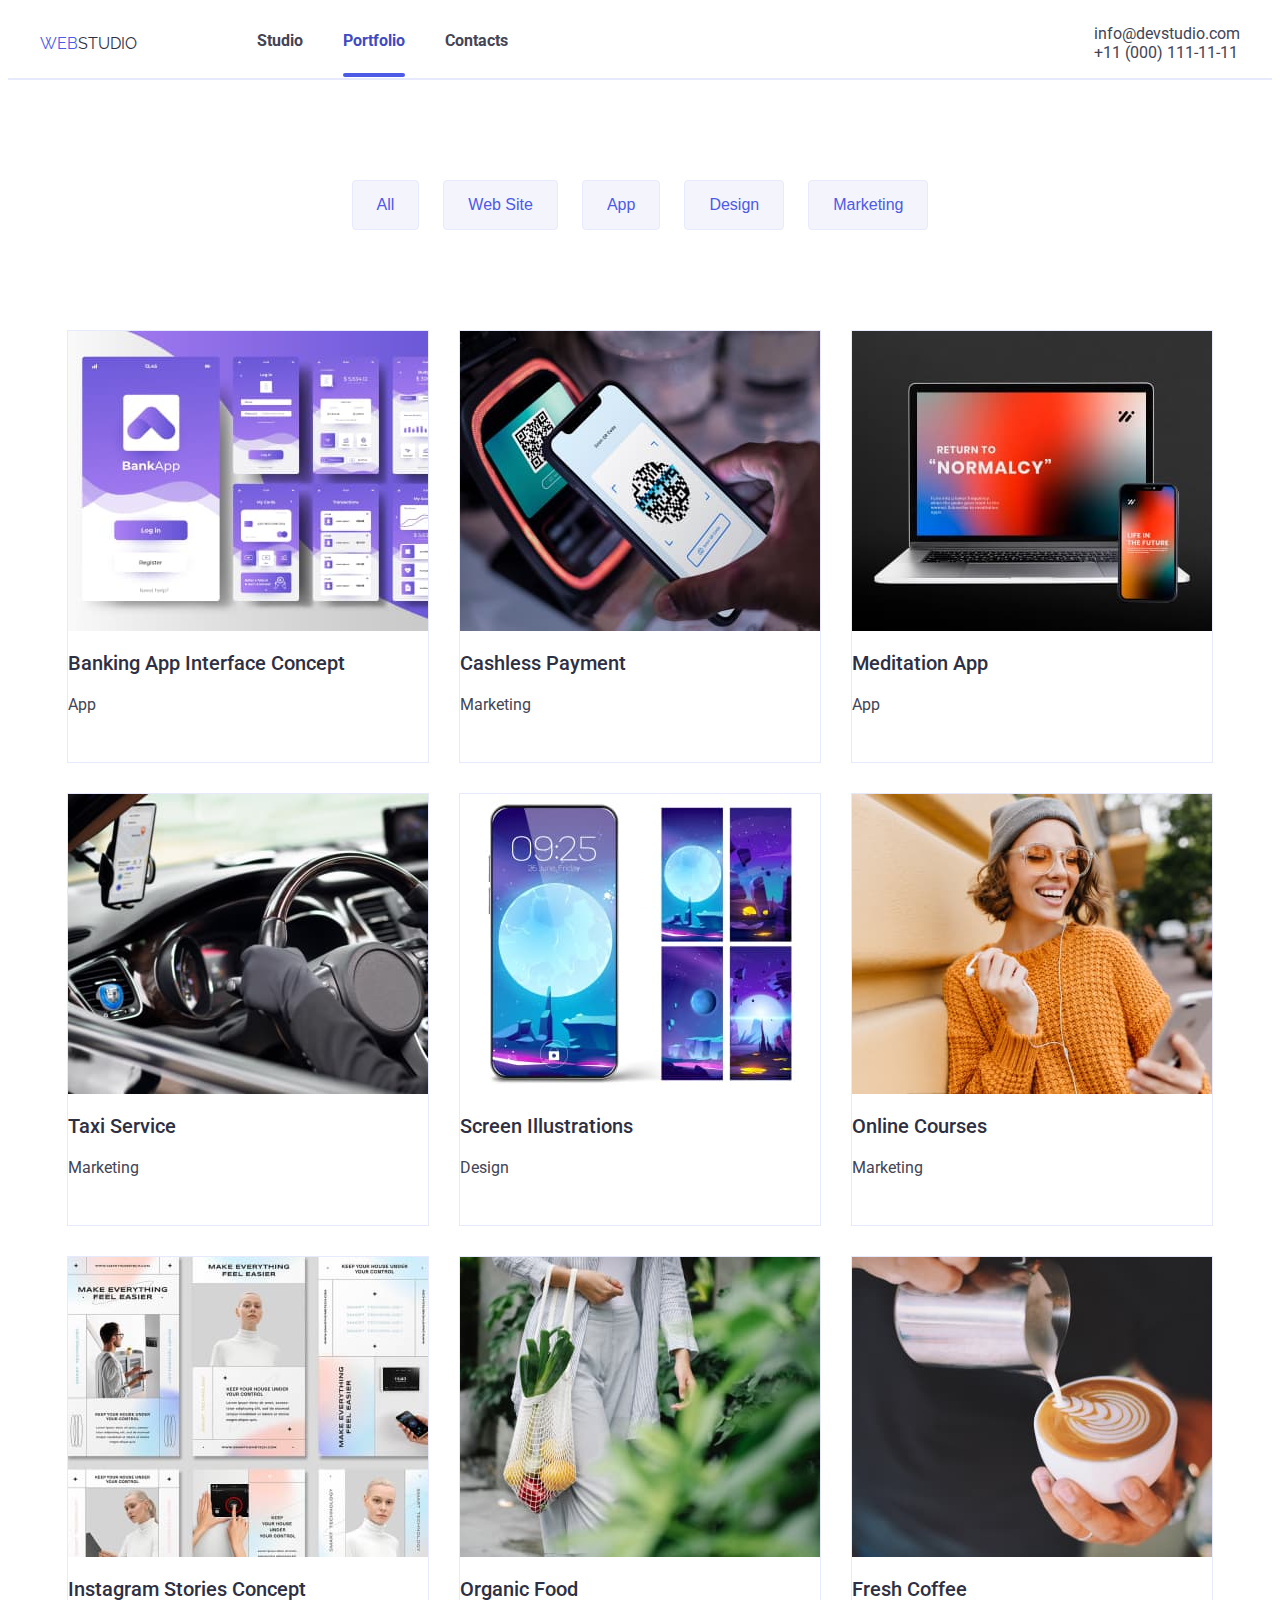
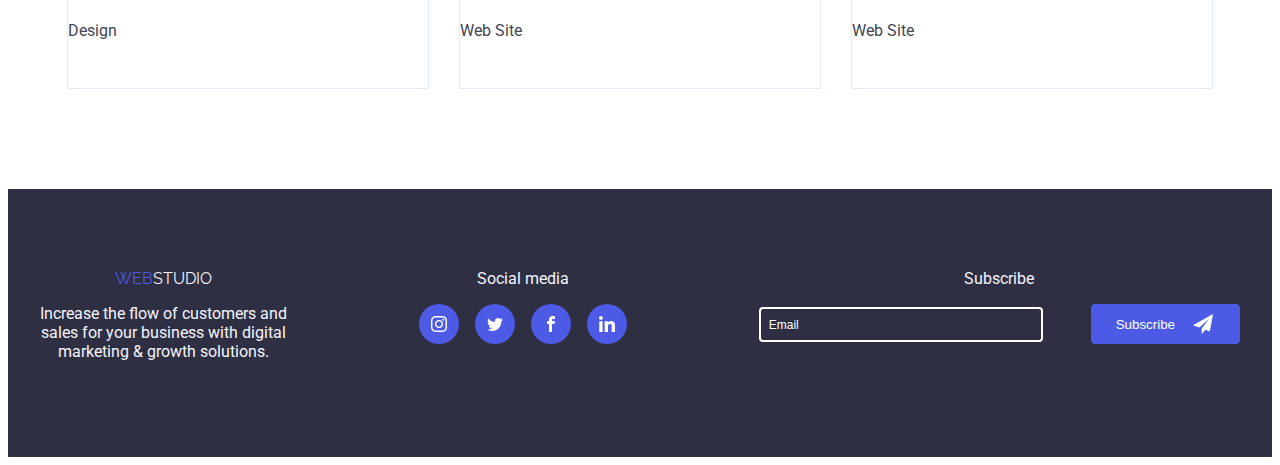
<file: portfolio.html>
<!DOCTYPE html>
<html lang="en">

<head>
    <meta charset="UTF-8" />
    <meta name="viewport" content="width=device-width, initial-scale=1.0" />
    <title>Portfolio</title>
    <link rel="stylesheet" href="https://cdnjs.cloudflare.com/ajax/libs/modern-normalize/2.0.0/modern-normalize.min.css"
        integrity="sha512-4xo8blKMVCiXpTaLzQSLSw3KFOVPWhm/TRtuPVc4WG6kUgjH6J03IBuG7JZPkcWMxJ5huwaBpOpnwYElP/m6wg=="
        crossorigin="anonymous" referrerpolicy="no-referrer" />
    <link rel="stylesheet" href="css/styles.css" />

    <link rel="preconnect" href="https://fonts.googleapis.com" />
    <link rel="preconnect" href="https://fonts.gstatic.com" crossorigin />
    <link href="https://fonts.googleapis.com/css2?family=Roboto:wght@400;500;700;900&display=swap" rel="stylesheet" />

    <link rel="preconnect" href="https://fonts.googleapis.com" />
    <link rel="preconnect" href="https://fonts.gstatic.com" crossorigin />
    <link
        href="https://fonts.googleapis.com/css2?family=Raleway:wght@800&family=Roboto:wght@400;500;700;900&display=swap"
        rel="stylesheet" />
</head>

<body>
    <header class="header desktop-nav">
        <div class="container header-container">
            <div class="d-flex">
                <a href="index.html" class="logo"><span>WEB</span>STUDIO</a>
                <nav>
                    <ul class="list nav">
                        <li><a class="link" href="index.html">Studio</a></li>
                        <li><a class="link active" href="portfolio.html">Portfolio</a></li>
                        <li><a class="link" href="#">Contacts</a></li>
                    </ul>
                </nav>
            </div>
            <ul class="desktop-contacts">
                <li><a class="link" href="mailto:info@devstudio.com">info@devstudio.com</a></li>
                <li><a class="link" href="tel:+11(000)111-11-11">+11 (000) 111-11-11</a></li>
            </ul>
        </div>
    </header>
    
    <header class="mobile-nav">
        <div class="container mobile-container">
            <a href="index.html" class="logo"><span>WEB</span>STUDIO</a>
            <svg width="32" height="22" class="js-open-menu" aria-expanded="false" aria-controls="mobile-menu">
                <use href="./images/icons.svg#hamburger"></use>
            </svg>
        </div>
    </header>
    
    <div class="js-menu-container mobile-menu" id="mobile-menu">
        <div class="mobile-menu-container">
            <button class="js-close-menu">
                <svg width="18" height="18">
                    <use href="./images/icons.svg#close"></use>
                </svg>
            </button>
            <nav class="mobile-navbar">
                <ul class="mobile-links">
                    <li>
                        <a class="mobile-link" href="index.html">Studio</a>
                    </li>
                    <li>
                        <a class="mobile-link mobile-active" href="portfolio.html">Portfolio</a>
                    </li>
                    <li>
                        <a class="mobile-link" href="">Contacts</a>
                    </li>
                </ul>
                <div>
                    <ul class="mobile-links">
                        <li>
                            <a class="mobile-link mobile-active" href="">+11 (000) 111-11-11</a>
                        </li>
                        <li>
                            <a href="" class="mobile-contact">info@devstudio.com</a>
                        </li>
                    </ul>
                    <div class="team-socials">
                        <a class="team-socials-icons" href="#">
                            <svg width="16" height="16">
                                <use xlink:href="./images/icons.svg#instagram"></use>
                            </svg>
                        </a>
                        <a class="team-socials-icons" href="#">
                            <svg width="16" height="16">
                                <use xlink:href="./images/icons.svg#twitter"></use>
                            </svg>
                        </a>
                        <a class="team-socials-icons" href="#">
                            <svg width="16" height="16">
                                <use xlink:href="./images/icons.svg#facebook"></use>
                            </svg>
                        </a>
                        <a class="team-socials-icons" href="#">
                            <svg width="16" height="16">
                                <use xlink:href="./images/icons.svg#linkedin-1"></use>
                            </svg>
                        </a>
                    </div>
                </div>
            </nav>
        </div>
    </div>

    <main>
        <div class="filters">
            <div class="button">
                <button type="button" class="button-filters">All</button>
                <button type="button" class="button-filters">Web Site</button>
                <button type="button" class="button-filters">App</button>
                <button type="button" class="button-filters">Design</button>
                <button type="button" class="button-filters">Marketing</button>
            </div>
        </div>
        <section>
            <div class="container">
                <ul class="portfolio">
                    <li class="card">
                        <div class="project-image">
                            <img src="images/pfolio1.jpg" alt="Banking App Interface Concept" width="360" />
                            <div class="project-image-caption">
                                <p>
                                    14 Stylish and User-Friendly App Design Concepts · Task Manager App · Calorie
                                    Tracker App · Exotic Fruit
                                    Ecommerce App · Cloud Storage App
                                </p>
                            </div>
                        </div>
                        <div class="project-caption">
                            <h3>Banking App Interface Concept</h3>
                            <p>App</p>
                        </div>
                    </li>
                    <li class="card">
                        <div class="project-image">
                            <img src="images/pfolio2.jpg" alt="Cashless Payment" width="360" />
                            <div class="project-image-caption">
                                <p>
                                    14 Stylish and User-Friendly App Design Concepts · Task Manager App · Calorie
                                    Tracker App · Exotic Fruit
                                    Ecommerce App · Cloud Storage App
                                </p>
                            </div>
                        </div>
                        <div class="project-caption">
                            <h3>Cashless Payment</h3>
                            <p>Marketing</p>
                        </div>
                    </li>
                    <li class="card">
                        <div class="project-image">
                            <img src="images/pfolio3.jpg" alt="Meditation App" width="360" />
                            <div class="project-image-caption">
                                <p>
                                    14 Stylish and User-Friendly App Design Concepts · Task Manager App · Calorie
                                    Tracker App · Exotic Fruit
                                    Ecommerce App · Cloud Storage App
                                </p>
                            </div>
                        </div>
                        <div class="project-caption">
                            <h3>Meditation App</h3>
                            <p>App</p>
                        </div>
                    </li>
                    <li class="card">
                        <div class="project-image">
                            <img src="images/pfolio4.jpg" alt="Taxi Service" width="360" />
                            <div class="project-image-caption">
                                <p>
                                    14 Stylish and User-Friendly App Design Concepts · Task Manager App · Calorie
                                    Tracker App · Exotic Fruit
                                    Ecommerce App · Cloud Storage App
                                </p>
                            </div>
                        </div>
                        <div class="project-caption">
                            <h3>Taxi Service</h3>
                            <p>Marketing</p>
                        </div>
                    </li>
                    <li class="card">
                        <div class="project-image">
                            <img src="images/pfolio5.jpg" alt="Screen Illustrations" width="360" />
                            <div class="project-image-caption">
                                <p>
                                    14 Stylish and User-Friendly App Design Concepts · Task Manager App · Calorie
                                    Tracker App · Exotic Fruit
                                    Ecommerce App · Cloud Storage App
                                </p>
                            </div>
                        </div>
                        <div class="project-caption">
                            <h3>Screen Illustrations</h3>
                            <p>Design</p>
                        </div>
                    </li>
                    <li class="card">
                        <div class="project-image">
                            <img src="images/pfolio6.jpg" alt="Online Courses" width="360" />
                            <div class="project-image-caption">
                                <p>
                                    14 Stylish and User-Friendly App Design Concepts · Task Manager App · Calorie
                                    Tracker App · Exotic Fruit
                                    Ecommerce App · Cloud Storage App
                                </p>
                            </div>
                        </div>
                        <div class="project-caption">
                            <h3>Online Courses</h3>
                            <p>Marketing</p>
                        </div>
                    </li>
                    <li class="card">
                        <div class="project-image">
                            <img src="images/pfolio7.jpg" alt="Instagram Stories Concept" width="360" />
                            <div class="project-image-caption">
                                <p>
                                    14 Stylish and User-Friendly App Design Concepts · Task Manager App · Calorie
                                    Tracker App · Exotic Fruit
                                    Ecommerce App · Cloud Storage App
                                </p>
                            </div>
                        </div>
                        <div class="project-caption">
                            <h3>Instagram Stories Concept</h3>
                            <p>Design</p>
                        </div>
                    </li>
                    <li class="card">
                        <div class="project-image">
                            <img src="images/pfolio8.jpg" alt="Organic Food" width="360" />
                            <div class="project-image-caption">
                                <p>
                                    14 Stylish and User-Friendly App Design Concepts · Task Manager App · Calorie
                                    Tracker App · Exotic Fruit
                                    Ecommerce App · Cloud Storage App
                                </p>
                            </div>
                        </div>
                        <div class="project-caption">
                            <h3>Organic Food</h3>
                            <p>Web Site</p>
                        </div>
                    </li>
                    <li class="card">
                        <div class="project-image">
                            <img src="images/pfolio9.jpg" alt="Fresh Coffee" width="360" />
                            <div class="project-image-caption">
                                <p>
                                    14 Stylish and User-Friendly App Design Concepts · Task Manager App · Calorie
                                    Tracker App · Exotic Fruit
                                    Ecommerce App · Cloud Storage App
                                </p>
                            </div>
                        </div>
                        <div class="project-caption">
                            <h3>Fresh Coffee</h3>
                            <p>Web Site</p>
                        </div>
                    </li>
                </ul>
            </div>
        </section>
    </main>

    <footer>
        <div class="container">
            <div class="footer-inner">
                <div>
                    <a href="index.html" class="logo"><span>WEB</span>STUDIO</a>
                    <p>Increase the flow of customers and<br />sales for your business with digital<br />marketing &
                        growth solutions.</p>
                </div>
                <div>
                    <p style="margin-top: 0" class="socmed">Social media</p>
                    <div class="media">
                        <a class="media-icons" href="#">
                            <svg width="16" height="16">
                                <use xlink:href="./images/icons.svg#instagram"></use>
                            </svg>
                        </a>
                        <a class="media-icons" href="#">
                            <svg width="16" height="16">
                                <use xlink:href="./images/icons.svg#twitter"></use>
                            </svg>
                        </a>
                        <a class="media-icons" href="#">
                            <svg width="16" height="16">
                                <use xlink:href="./images/icons.svg#facebook"></use>
                            </svg>
                        </a>
                        <a class="media-icons" href="#">
                            <svg width="16" height="16">
                                <use xlink:href="./images/icons.svg#linkedin-1"></use>
                            </svg>
                        </a>
                    </div>
                </div>
                <div>
                    <p style="margin-top: 0" class="footer-subscribe-text">Subscribe</p>
                    <form>
                        <input type="text" placeholder="Email" class="subscribe-form" />
                        <button class="subscribe-btn">
                            Subscribe
                            <svg width="24" height="20">
                                <use href="./images/icons.svg#send"></use>
                            </svg>
                        </button>
                    </form>
                </div>
            </div>
        </div>
    </footer>

</body>

</html>
</file>
<file: css/styles.css>
:root {
    --IRIS: #4d5ae5;
    --NAVY-BLUE: #2e2f42;
    --CLOUD: #f4f4fd;
    --SLATE: #434455;
    --LIGHT-SLATE: #8e8f99;
    --OCEAN: #404bbf;
    --DAIRY: #fcfcfc;
}

h1 {
    color: white;
    text-align: center;
    font-weight: 700;
    font-size: 56px;
    line-height: 1.1;
}

h2 {
    text-align: center;
    font-weight: 700;
    font-size: 36px;
    line-height: 1.1;
    text-transform: capitalize;
}

h3 {
    color: var(--NAVY-BLUE);
    font-weight: 500;
    font-size: 20px;
    line-height: 1.2;
}

.container {
    padding-left: 15px;
    padding-right: 15px;
    margin-left: auto;
    margin-right: auto;
}

.d-flex {
    display: flex;
    /* align-items: center;
    gap: 40px; */
}

.list.nav {
    font-weight: 700;
    padding-left: 120px;
}

.desktop-nav {
    display: none;
}

.header .d-flex {
    align-items: center;
}

.header .list {
    gap: 40px;
}

.header-container {
    display: flex;
    align-items: center;
}

/* MOBILE NAV */
.mobile-nav {
    padding-top: 20px;
    padding-bottom: 20px;
    overflow: hidden;
}

.mobile-container {
    display: flex;
    justify-content: space-between;
}

.mobile-menu-container {
    position: relative;
    height: 100%;
    padding: 20px;
}

.mobile-navbar {
    height: 100%;
    display: flex;
    flex-direction: column;
    justify-content: space-around;
}

.mobile-menu {
    display: none;
    position: relative;
}

.mobile-links {
    list-style-type: none;
    padding-left: 30px;
}

.mobile-link {
    font-size: 36px;
    text-decoration: none;
    font-weight: 700;
    color: var(--NAVY-BLUE);
    margin-bottom: 40px;
    display: inline-block;
}

.mobile-contact {
    color: var(--NAVY-BLUE);
    text-decoration: none;
    display: inline-block;
    margin-bottom: 48px;
}

.mobile-link.mobile-active {
    color: var(--OCEAN);
}

.nav-link {
    font-weight: 500;
    line-height: 1.5;
    letter-spacing: 0.32px;
    color: var(--NAVY-BLUE);
}

.nav-link:hover,
.nav-link:focus {
    color: var(--OCEAN);
}

.filters {
    border-top: 2px solid var(--CORNFLOWER, #e7e9fc);
}

.banner {
    background: linear-gradient(rgba(46, 47, 66, 0.7), rgba(46, 47, 66, 0.7)), url("../images/people-office-1.jpg");
    background-size: cover;
    background-repeat: no-repeat;
    padding-top: 188px;
    padding-bottom: 188px;
    text-align: center;
}

.banner-button {
    cursor: pointer;
    background-color: var(--IRIS);
    color: white;
    padding: 16px 32px;
    border-radius: 4px;
    background: var(--IRIS, #4d5ae5);
    border: 1px solid var(--IRIS);
}

.backdrop {
    width: 100%;
    height: 100%;
    background-color: rgba (0, 0, 0, 0.4);
    position: fixed;
    top: 0;
    display: flex;
    justify-content: center;
    align-items: center;
    transition: opacity 250ms cubic-bezier(0.4, 0, 0.2, 1);
}

.modal {
    width: 408px;
    height: 584px;
    background-color: white;
    border-radius: 4px;
    padding: 24px;
    background: var(--DAIRY);
}

.modal-text {
    font-size: 16px;
    font-style: normal;
    font-weight: 500;
}

.service-label {
    display: flex;
    flex-direction: column;
    margin-bottom: 8px;
    width: 100%;
    position: relative;
    font-size: 12px;
    color: var(--LIGHT-SLATE);
}

.input-label {
    text-align: left;
    margin-bottom: 8px;
    font-size: 12px;
}

.service-input {
    padding: 12px 40px;
    border: 1px solid var(--NAVY-BLUE);
    border-radius: 4px;
    transition: 250ms;
    transition-property: color, border-color, background-color;
    transition-timing-function: cubic-bezier(0.4, 0, 0.2, 1);
}

.service-icon {
    position: absolute;
    top: 55%;
    left: 15px;
    fill: black;
    transition: fill 250ms cubic-bezier(0.4, 0, 0.2, 1);
}

.service-input:focus+.service-icon,
.service-input:hover+.service-icon {
    fill: var(--IRIS);
}

.service-input:hover {
    border: 1px solid var(--IRIS);
}

.service-input-textarea {
    width: 360px;
    height: 120px;
    padding: 8px 16px;
    border: 1px solid var(--NAVY-BLUE);
    border-radius: 4px;
    transition: 250ms;
    transition-property: color, border-color, background-color;
    transition-timing-function: cubic-bezier(0.4, 0, 0.2, 1);
}

.service-agree {
    display: flex;
    align-items: center;
    justify-content: left;
    margin-top: 16px;
    margin-bottom: 16px;
}

.agree-checkbox {
    appearance: none;
    width: 20px;
    height: 20px;
    position: relative;
    left: 23px;
    opacity: 0;
    cursor: pointer;
    margin-left: 0;
}

.agree-check-icon {
    fill: none;
    border: 1px solid black;
    border-radius: 2px;
    transition: 250ms;
    transition-property: border-color, background-color, fill;
    transition-timing-function: cubic-bezier(0.4, 0, 0.2, 1);
    margin-right: 8px;
    margin-left: 0;
}

.service-agree .agree-checkbox:focus+.agree-check-icon,
.service-agree .agree-checkbox:checked:focus+.agree-check-icon {
    outline: 2px solid #212121;
}

.service-agree .agree-checkbox:checked+.agree-check-icon {
    background-color: var(--IRIS);
    border-color: var(--IRIS);
    fill: white;
    outline: none;
    stroke: white;
    stroke-width: 0.2;
}

.agree-text {
    font-size: 12px;
}

.modal-send {
    margin-bottom: 24px;
    padding: 16px 32px;
    cursor: pointer;
    background-color: var(--IRIS);
    color: white;
    padding: 16px 32px;
    border-radius: 4px;
    border-color: transparent;
    box-shadow: 0px 4px 4px 0px rgba(0, 0, 0, 0.15);
}

.is-hidden {
    pointer-events: none;
    opacity: 0;
}

.modal-close-btn, .js-close-menu {
    cursor: pointer;
    border-radius: 100%;
    border: 1px solid rgba(0, 0, 0, 0.1);
    width: 30px;
    height: 30px;
    fill: var(--CORNFLOWER);
    color: var(--OCEAN);
    margin-left: auto;
    transition: fill 250ms cubic-bezier(0.4, 0, 0.2, 1), border 250ms cubic-bezier(0.4, 0, 0.2, 1);
    display: flex;
    align-items: center;
    justify-content: center;
}

.modal-close-btn:hover {
    fill: currentColor;
    border: 1px solid currentColor;
}

.desktop-contacts {
    margin-left: auto;
    padding-left: 0;
    list-style-type: none;
}

.link {
    color: var(--SLATE);
    text-decoration: none;
}

.active {
    color: var(--OCEAN);
}

.active::after {
    content: " ";
    display: block;
    height: 4px;
    width: 100%;
    border-radius: 2px;
    background-color: var(--IRIS);
    position: relative;
    top: 20px;
}

.section {
    padding-top: 50px;
    padding-bottom: 50px;
}

.about-icon {
    border-radius: 4px;
    background-color: var(--CLOUD);
    display: flex;
    padding: 24px 100px;
    justify-content: center;
    align-items: center;
}

.what-we-do {
    display: none;
}

.products {
    display: flex;
    align-items: center;
    justify-content: center;
    padding: 0 0 120px 0;
    margin-top: 0;
    gap: 30px;
    list-style: none;
}

.team {
    background-color: var(--CLOUD);
    margin: auto;
    text-align: center;
    justify-content: center;
    align-items: center;
    padding-bottom: 120px;
}

.team img {
    width: 100%;
}

.team-socials {
    display: flex;
    justify-content: space-around;
}

.team-socials-icons {
    height: 40px;
    width: 40px;
    border-radius: 50%;
    background-color: var(--IRIS);
    align-items: center;
    justify-content: center;
    display: flex;
    fill: white;
}

.media {
    display: flex;
    gap: 16px;
}

.media-icons {
    height: 40px;
    width: 40px;
    border-radius: 50%;
    background-color: var(--IRIS);
    align-items: center;
    justify-content: center;
    display: flex;
    fill: white;
}

.link:hover {
    color: var(--IRIS);
}

.button-filters {
    cursor: pointer;
    font-weight: 500;
    font-size: 16px;
    line-height: 1.5;
    border-radius: 4px;
    border: 1px solid var(--CORNFLOWER, #e7e9fc);
    background-color: var(--CLOUD, #f4f4fd);
    color: var(--IRIS);
    padding: 12px 24px;
}

.button {
    margin: auto;
    display: flex;
    justify-content: center;
    margin-top: 100px;
    gap: 24px;
    border-radius: 7px;
    flex-wrap: wrap;
}

.button-filters:hover {
    background-color: var(--IRIS);
    color: white;
}

body {
    color: var(--SLATE);
    font-family: "Roboto", sans-serif;
}

.card {
    background-color: white;
    border: 1px solid var(--CORNFLOWER, #e7e9fc);
    padding-left: 0px;
    padding-bottom: 32px;
    overflow: hidden;
    flex-wrap: wrap;
}

.card:hover .project-image-caption {
    opacity: 1;
    transform: translateY(0);
}

.project-image {
    position: relative;
    overflow: hidden;
}

.project-image img {
    display: block;
    width: 100%;
}

.project-image-caption {
    position: absolute;
    background-color: rgba(77, 90, 229, 0.75);
    color: white;
    width: 100%;
    height: 100%;
    top: 0;
    left: 0;
    opacity: 0;
    transform: translateY(100%);
    transition: transform 0.25s cubic-bezier(0.4, 0, 0.2, 1);
}

.project-image-caption p {
    padding: 40px 32px;
}

.list {
    gap: 30px;
    display: flex;
    justify-content: center;
    color: var(--SLATE);
    font-size: 16px;
    line-height: 1.5;
    list-style: none;
    flex-wrap: wrap;
    padding-left: 0;
}

.customers {
    padding-top: 100px;
    padding-bottom: 100px;
}

.customers-link {
    display: flex;
    border-radius: 4px;
    border: 1px solid var(--LIGHT-SLATE, #8e8f99);
    padding: 16px 32px;
    flex-basis: (100% / 2 - 30px);
    text-align: center;
    justify-content: center;
}

.customers-link svg {
    fill: var(--LIGHT-SLATE);
}

.customers-link:hover,
.customers-link:focus {
    border-color: var(--IRIS);
}

.customers-link:hover svg,
.customers-link:focus svg {
    fill: var(--IRIS);
}

.portfolio {
    gap: 30px;
    display: flex;
    margin: 100px 0 100px 0;
    justify-content: center;
    align-items: center;
    padding-left: 0;
    flex-wrap: wrap;
}

.logo {
    text-decoration: none;
    color: var(--NAVY-BLUE);
    font-family: "Raleway", sans-serif;
}

.logo span {
    color: var(--IRIS);
}

footer {
    color: var(--CLOUD);
    background-color: var(--NAVY-BLUE);
    width: auto;
    height: auto;
    padding-bottom: 80px;
    padding-top: 80px;
    display: flex;
    gap: 120px;
}

.footer-inner {
    display: flex;
    justify-content: center;
    flex-wrap: wrap;
    row-gap: 72px;
    text-align: center;
}

.subscribe-form {
    width: -webkit-fill-available;
    padding: 8px;
    border: 2px solid white;
    background: none;
    border-radius: 4px;
}

.subscribe-form::placeholder {
    color: white;
    font-size: 12px;
}

.subscribe-btn {
    display: inline-flex;
    align-items: center;
    cursor: pointer;
    height: 40px;
    color: white;
    fill: white;
    padding: 8px 24px;
    border-radius: 4px;
    background: var(--IRIS, #4d5ae5);
    border: 1px solid var(--IRIS);
    gap: 16px;
    margin-left: 20px;
}

footer .logo {
    color: var(--CLOUD);
}

@media (min-width: 428px) {
    .container {
        width: 428px;
    }
}

@media (min-width: 768px) {
    .container {
        width: 768px;
    }

    .desktop-nav {
        display: block;
    }

    .mobile-nav {
        display: none;
    }

    .about-item,
    .card {
        flex-basis: calc(100% / 2 - 30px);
    }

    .customers-link {
        flex-basis: calc(100% / 3 - 30px);
    }

    .footer-inner {
        justify-content: space-between;
    }

    .subscribe-form {
        width: 264px;
        margin-right: 24px;
    }

    .footer {
        text-align: center;
    }
}

@media (min-width: 1200px) {
    .container {
        width: 1200px;
    }

    .what-we-do {
        display: block;
    }

    .about-item,
    .card {
        flex-basis: calc(100% / 4 - 30px);
    }

    .customers-link {
        flex-basis: calc(100% / 6 - 30px);
    }

    .subscribe-form {
        width: 264px;
        margin-right: 24px;
    }

    li.card {
        flex-basis: fit-content;
    }
}

@media (max-width: 767px) {
    .footer-inner {
        justify-content: center;
    }

    .mobile-menu.is-open {
        transform: translateX(0);
    }

    .js-close-menu {
        position: absolute;
        top: 10px;
        right: 25px;
    }

    .mobile-menu {
        top: 0;
        display: block;
        height: 100vh;
        width: 100%;
        position: fixed;
        background-color: white;
        transform: translateX(100%);
        transition: transform 250ms ease-in-out;
        transition-timing-function: cubic-bezier(0.4, 0, 0.2, 1);
    }

    .products {
        display: none;
    }

    .about-item h3 {
        font-size: 36px;
        margin-bottom: 8px;
        text-align: center;
    }

    .about-icon {
        display: none;
    }
}

@media (max-width: 427px) {
    h1 {
        font-size: 36px;
        letter-spacing: 0.72px;
        line-height: 40px;
    }

    .about-item h3 {
        font-size: 36px;
        font-weight: 700;
        text-align: center;
    }

    .about-icon {
        display: none;
    }
}
</file>
